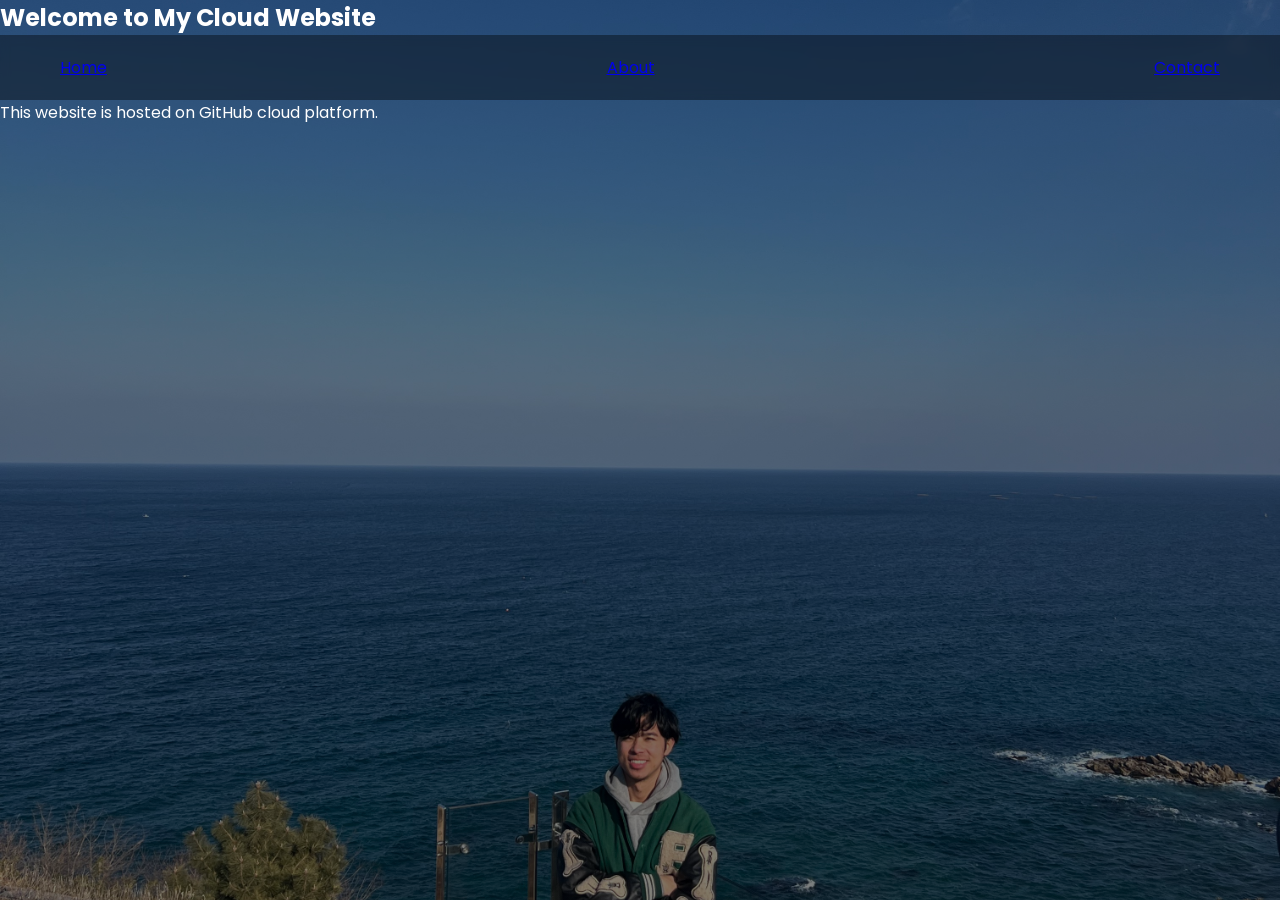
<file: Index.html>
<!DOCTYPE html>
<html lang="en">
<head>
    <meta charset="UTF-8">
    <meta name="viewport" content="width=device-width, initial-scale=1.0">
    <title>My Cloud Website</title>



    <link rel="stylesheet" href="style.css">
</head>



<body>



    <section class="container">



        <h1>Welcome to My Cloud Website</h1>



        <nav>
            <a href="index.html">Home</a>
            <a href="about.html">About</a>
            <a href="contact.html">Contact</a>
        </nav>



        <p>
            This website is hosted on GitHub cloud platform.
        </p>



        <div class="card">



        



        </div>



    </section>



</body>
</html>
</file>
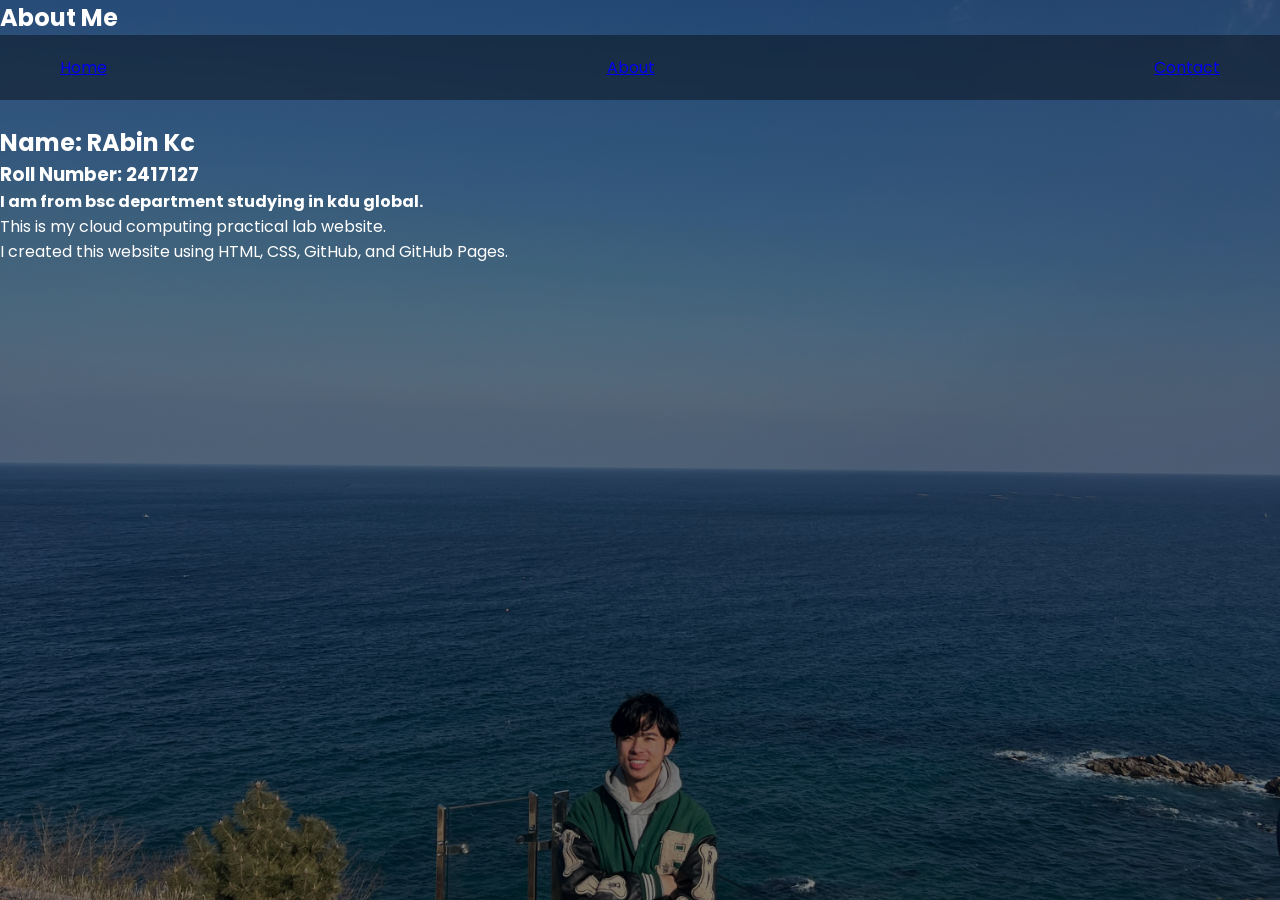
<file: About.html>
<!DOCTYPE html>
<html lang="en">
<head>
<meta charset="UTF-8">
<meta name="viewport" content="width=device-width, initial-scale=1.0">
<title>About Me</title>

<link rel="stylesheet" href="style.css">
</head>

<body>

<section class="container">

<h1>About Me</h1>

<nav>
<a href="index.html">Home</a>
<a href="about.html">About</a>
<a href="contact.html">Contact</a>
</nav>

<div class="card">

<img class="profile"IMG_0519.jpeg">


<h2>Name: RAbin Kc </h2>

<h3>Roll Number: 2417127</h3>
<h4>I am from bsc department studying in kdu global.</h4>

<p>
This is my cloud computing practical lab website.
</p>

<p>
I created this website using HTML, CSS, GitHub,
and GitHub Pages.
</p>

</div>

</section>
</body>
</html>
</file>
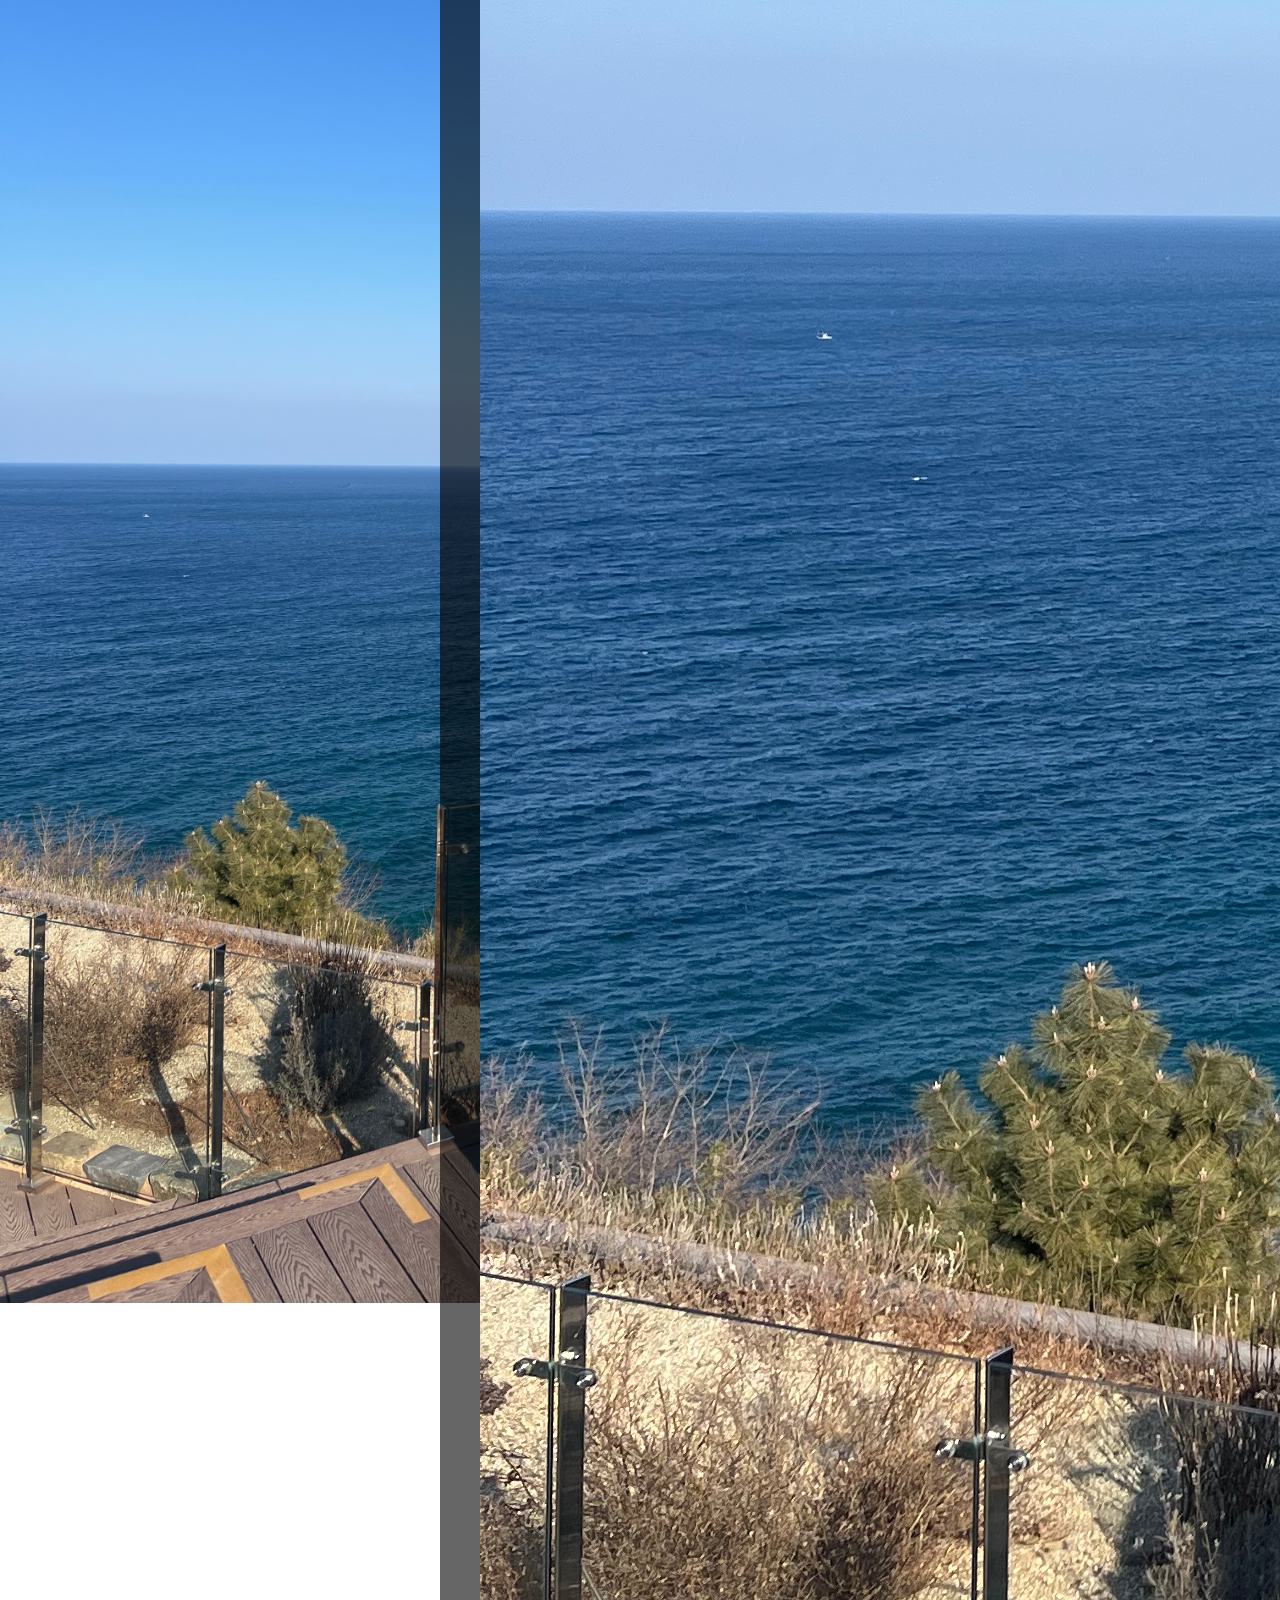
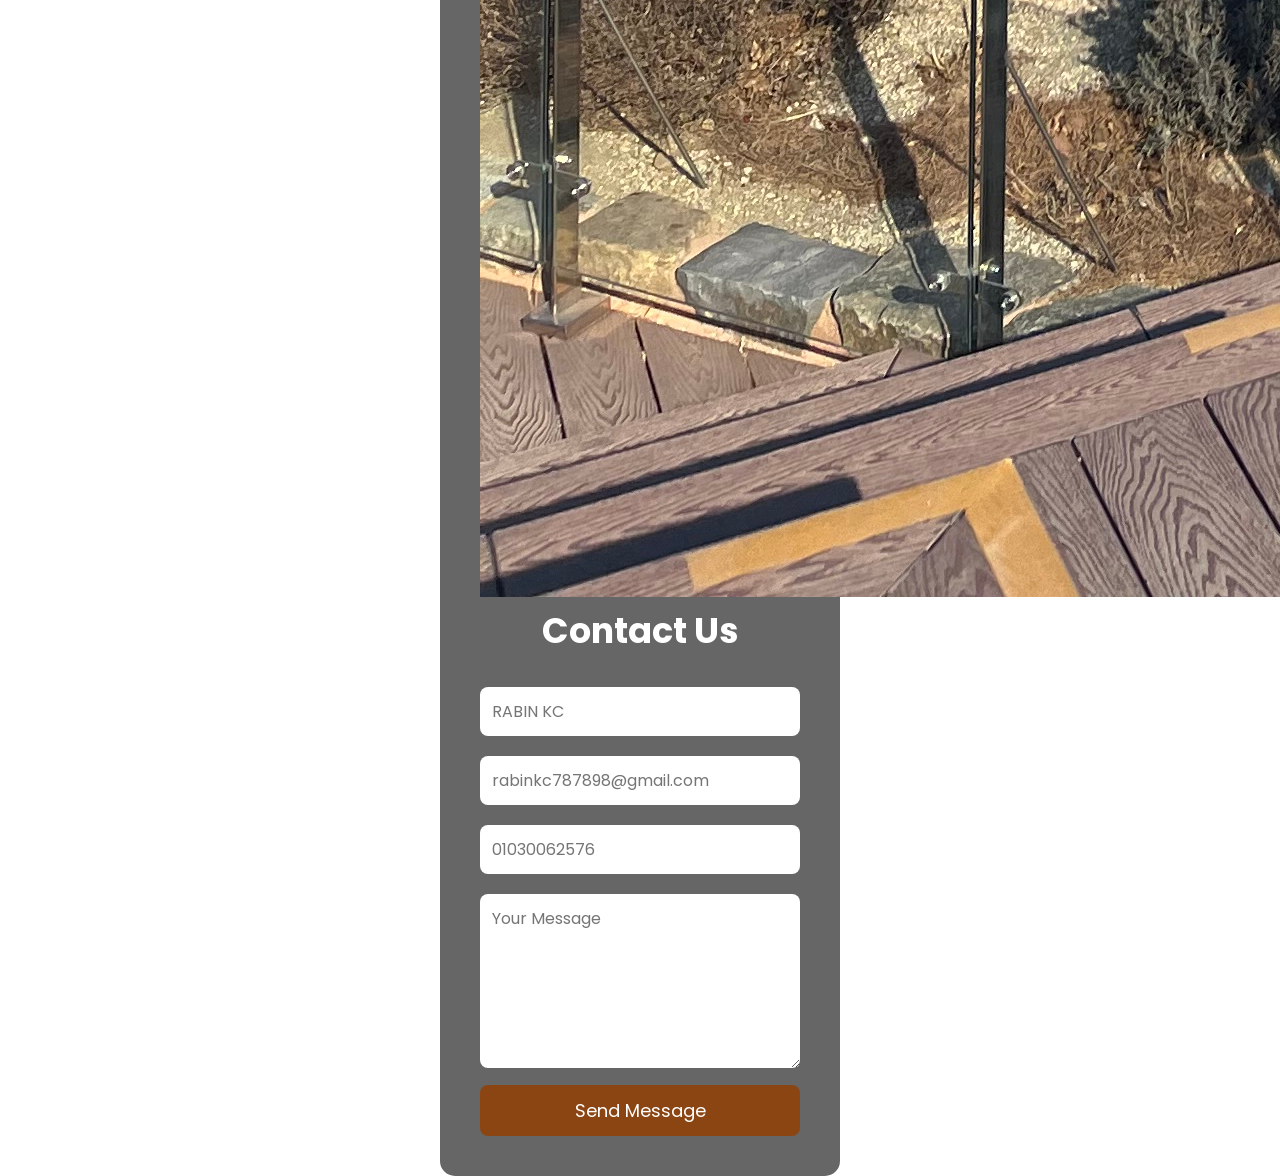
<file: contact.html>
<!DOCTYPE html>
<html lang="en">
<head>
    <meta charset="UTF-8">
    <meta name="viewport" content="width=device-width, initial-scale=1.0">
    <title>Contact Page</title>

    <link rel="stylesheet" href="style.css">
</head>

<body>

<section class="contact">

    <div class="contact-box">

        <img src="./IMG_0519.jpeg" alt="Profile" class="profile">

        <h2>Contact Us</h2>

        <form>

            <input type="text" placeholder="RABIN KC" required>

            <input type="email" placeholder="rabinkc787898@gmail.com" required>

            <input type="tel" placeholder="01030062576" required>

            <textarea placeholder="Your Message" rows="6" required></textarea>

            <button type="submit">Send Message</button>

        </form>

    </div>

</section>

</body>
</html>
</file>
<file: style.css>
/* ===== Google Font ===== */
@import url('https://fonts.googleapis.com/css2?family=Poppins:wght@300;400;500;600&display=swap');

*{
    margin: 0;
    padding: 0;
    box-sizing: border-box;
    font-family: 'Poppins', sans-serif;
}

/* ===== Background ===== */
body{
    background: linear-gradient(rgba(0,0,0,0.5), rgba(0,0,0,0.5)),
    url('IMG_0519.jpeg');

    background-size: cover;
    background-position: center;
    background-repeat: no-repeat;
    min-height: 100vh;
    color: white;
}

/* ===== Navbar ===== */
nav{
    display: flex;
    justify-content: space-between;
    align-items: center;
    padding: 20px 60px;
    background: rgba(0,0,0,0.4);
    backdrop-filter: blur(5px);
}

.logo{
    font-size: 30px;
    font-weight: 600;
    color: #9df59d;
}

nav ul{
    display: flex;
    list-style: none;
}

nav ul li{
    margin-left: 25px;
}

nav ul li a{
    color: white;
    text-decoration: none;
    transition: 0.3s;
    font-size: 16px;
}

nav ul li a:hover{
    color: #9df59d;
}

/* ===== Hero Section ===== */
.hero{
    height: 90vh;
    display: flex;
    justify-content: center;
    align-items: center;
    text-align: center;
    padding: 20px;
}

.hero-content{
    background: rgba(255,255,255,0.1);
    padding: 50px;
    border-radius: 20px;
    backdrop-filter: blur(8px);
    max-width: 700px;
}

.hero-content h1{
    font-size: 55px;
    margin-bottom: 20px;
}

.hero-content p{
    font-size: 18px;
    line-height: 1.8;
    margin-bottom: 30px;
}

/* ===== Button ===== */
.btn{
    display: inline-block;
    padding: 12px 30px;
    background: #9df59d;
    color: black;
    border-radius: 30px;
    text-decoration: none;
    font-weight: 600;
    transition: 0.3s;
    border: none;
    cursor: pointer;
}

.btn:hover{
    background: white;
    transform: scale(1.05);
}

/* ===== About Section ===== */
.about{
    padding: 80px 10%;
    display: flex;
    justify-content: center;
}

.about-box{
    width: 100%;
    max-width: 800px;
    background: rgba(255,255,255,0.1);
    padding: 40px;
    border-radius: 20px;
    backdrop-filter: blur(8px);
}

.about-box h2{
    text-align: center;
    font-size: 38px;
    margin-bottom: 25px;
    color: #9df59d;
}

.about-box p{
    font-size: 17px;
    line-height: 1.8;
    margin-bottom: 15px;
}

/* ===== Contact Section ===== */
/* CONTACT SECTION */

.contact{
    width:100%;
    height:100vh;

    background-image:url("IMG_0519.jpeg");
    background-size:cover;
    background-position:center;
    background-repeat:no-repeat;

    display:flex;
    justify-content:center;
    align-items:center;
}

.contact-box{
    width:400px;
    background:rgba(0,0,0,0.6);
    padding:40px;
    border-radius:15px;
    text-align:center;
}

.contact-box h2{
    color:white;
    margin-bottom:20px;
    font-size:35px;
}

.contact-box input,
.contact-box textarea{
    width:100%;
    padding:12px;
    margin:10px 0;
    border:none;
    border-radius:8px;
    outline:none;
    font-size:16px;
}

.contact-box button{
    width:100%;
    padding:12px;
    border:none;
    border-radius:8px;
    background:#8B4513;
    color:white;
    font-size:18px;
    cursor:pointer;
    transition:0.3s;
}

.contact-box button:hover{
    background:#A0522D;
}
</file>
